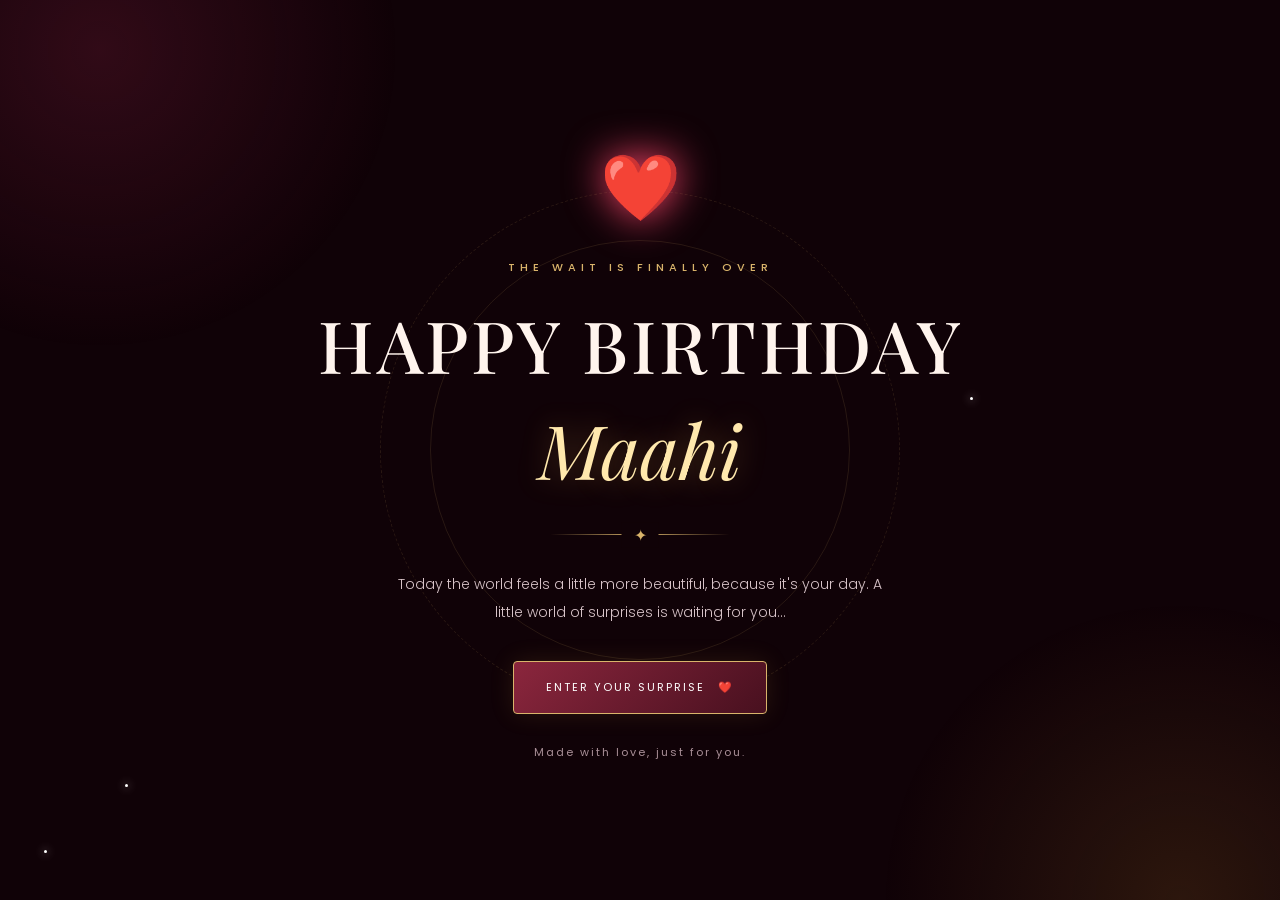
<file: index.html>
<!DOCTYPE html>
<html lang="en">
<head>
    <meta charset="UTF-8">
    <meta name="viewport" content="width=device-width, initial-scale=1.0">
    <meta name="theme-color" content="#100207">

    <title>For Maahi ❤️</title>

    <link rel="stylesheet" href="style.css">

    <link rel="preconnect" href="https://fonts.googleapis.com">
    <link rel="preconnect" href="https://fonts.gstatic.com" crossorigin>

    <link href="https://fonts.googleapis.com/css2?family=Playfair+Display:wght@400;500;600;700&family=Poppins:wght@300;400;500;600&display=swap" rel="stylesheet">
</head>

<body>

    <div class="background-glow"></div>
    <div class="background-glow glow-two"></div>

    <div id="stars-layer"></div>
    <div id="particle-layer"></div>
    <div id="petal-layer"></div>

    <!-- UNLOCK SCREEN -->

    <section class="screen unlock-screen active" id="unlock-screen">

        <div class="ring ring-one"></div>
        <div class="ring ring-two"></div>

        <div class="unlock-content">

            <div class="unlock-heart">❤️</div>

            <p class="eyebrow">THE WAIT IS FINALLY OVER</p>

            <h1>HAPPY BIRTHDAY</h1>

            <div class="unlock-name">Maahi</div>

            <div class="gold-line"><span>✦</span></div>

            <p class="unlock-description">
                Today the world feels a little more beautiful,
                because it's your day.
                A little world of surprises is waiting for you...
            </p>

            <button class="main-button" id="enter-button">
                ENTER YOUR SURPRISE <span>❤️</span>
            </button>

            <p class="footer-note">Made with love, just for you.</p>

        </div>
    </section>

    <!-- BIRTHDAY HOME -->

    <main class="screen birthday-home" id="birthday-home">

        <div class="home-decoration">✦ ✧ ✦</div>

        <p class="eyebrow">A LITTLE WORLD MADE FOR YOU</p>

        <h1>
            HAPPY BIRTHDAY
            <span>MAAHI ❤️</span>
        </h1>

        <p class="home-description">
            Your special journey begins here...
        </p>

        <div class="birthday-card">

            <div class="cake-icon">🎂</div>

            <h2>Welcome to Your Surprise</h2>

            <p>
                Every little detail here has been made
                with love, just for you.
            </p>

            <div class="card-hearts">♡ ♥ ♡</div>

        </div>

        <button class="main-button" id="open-surprise">
            OPEN YOUR LETTER <span>❤️</span>
        </button>

        <p class="footer-note">
            Your story, your memories, your little world.
        </p>

    </main>

    <!-- CELEBRATION -->

    <div class="flash-overlay" id="flash-overlay"></div>
    <div id="confetti-layer"></div>

    <script src="script.js"></script>

</body>
</html>
</file>
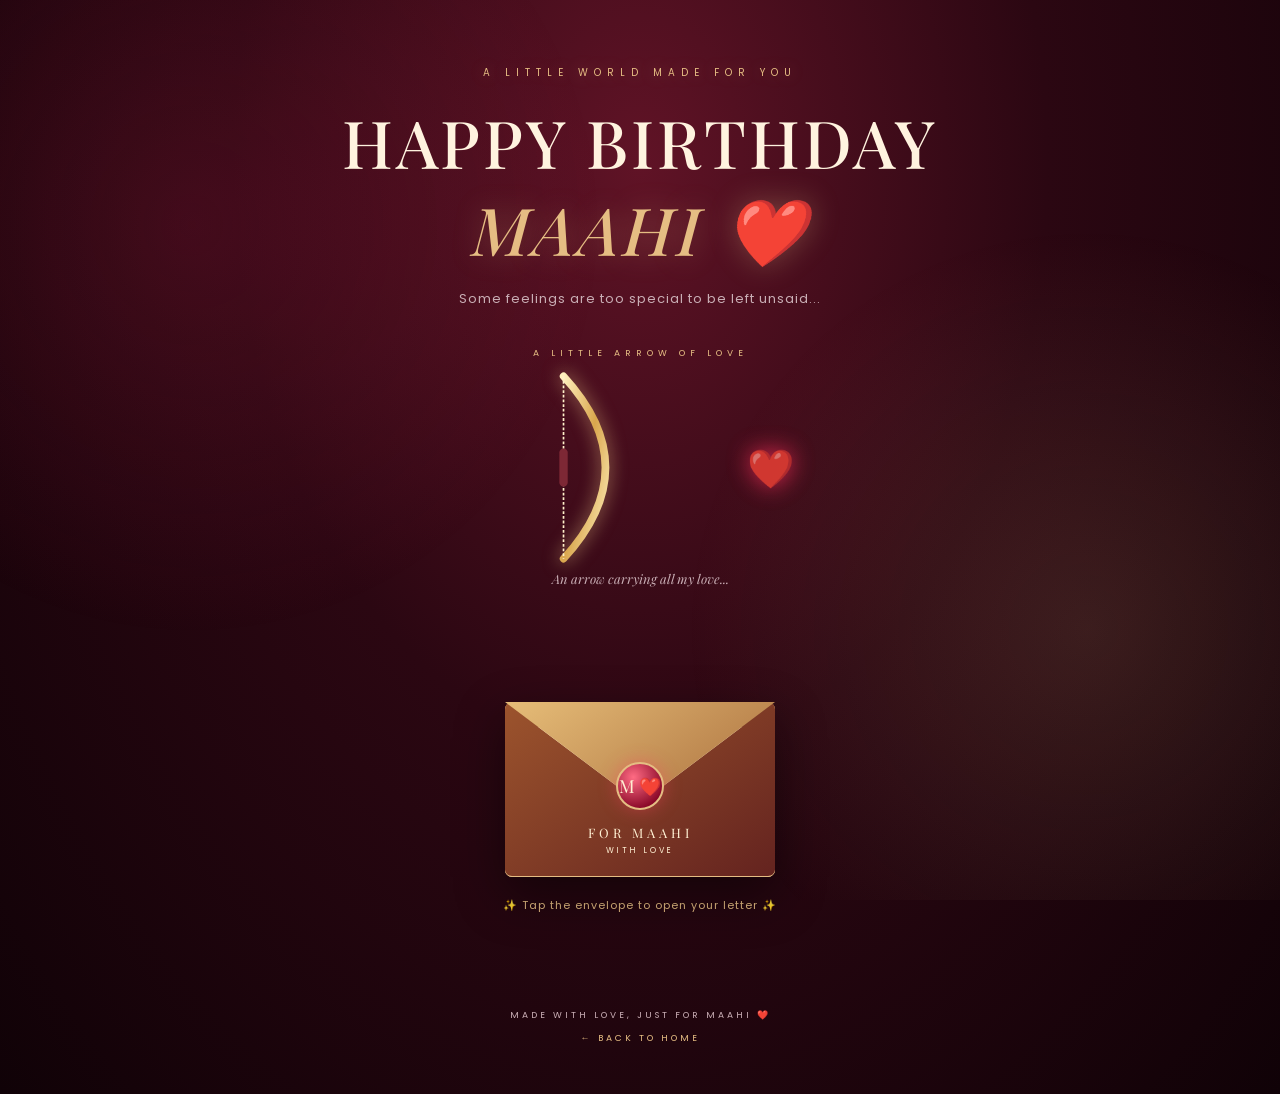
<file: page1.html>
<!DOCTYPE html>
<html lang="en">
<head>
    <meta charset="UTF-8">
    <meta name="viewport" content="width=device-width, initial-scale=1.0">

    <title>Birthday Letter For Maahi ❤️</title>

    <link rel="stylesheet" href="page1.css">

    <link rel="preconnect" href="https://fonts.googleapis.com">
    <link rel="preconnect" href="https://fonts.gstatic.com" crossorigin>

    <link href="https://fonts.googleapis.com/css2?family=Playfair+Display:ital,wght@0,400;0,500;0,600;0,700;1,400;1,500&family=Poppins:wght@300;400;500;600&display=swap" rel="stylesheet">
</head>

<body class="page2-body">

    <div class="ambient-glow"></div>

    <div class="particle-layer" id="particle-layer"></div>
    <div class="petal-layer" id="petal-layer"></div>

    <main class="page2-container">

        <!-- HEADER -->

        <header class="page-header">

            <p class="eyebrow">A LITTLE WORLD MADE FOR YOU</p>

            <h1>
                HAPPY BIRTHDAY
                <span>MAAHI ❤️</span>
            </h1>

            <p class="intro">
                Some feelings are too special to be left unsaid...
            </p>

        </header>


        <!-- CUPID -->

        <section class="cupid-section">

            <p class="cupid-label">A LITTLE ARROW OF LOVE</p>

            <div class="cupid-stage" id="cupid-stage">

                <svg class="bow-svg" viewBox="0 0 160 220">

                    <defs>
                        <linearGradient id="goldBow" x1="0" y1="0" x2="1" y2="1">
                            <stop offset="0%" stop-color="#fff0bd"/>
                            <stop offset="50%" stop-color="#d9a64d"/>
                            <stop offset="100%" stop-color="#fff0bd"/>
                        </linearGradient>
                    </defs>

                    <path class="bow-wood" d="M65 12 Q155 110 65 208"/>

                    <path class="bow-string" d="M65 12 L65 208"/>

                    <path class="bow-grip" d="M65 94 L65 126"/>

                </svg>

                <div class="flying-arrow" id="flying-arrow">
                    <div class="arrow-shaft"></div>
                    <div class="arrow-head"></div>
                    <div class="arrow-feather"></div>
                </div>

                <div class="target-heart" id="target-heart">❤️</div>

                <div class="impact-ring" id="impact-ring"></div>

            </div>

            <p class="cupid-caption" id="cupid-caption">
                An arrow carrying all my love...
            </p>

        </section>


        <!-- ENVELOPE AND LETTER -->

        <section class="letter-section">

            <div class="envelope-wrap" id="envelope-wrap">

                <div
                    class="envelope"
                    id="envelope"
                    role="button"
                    tabindex="0"
                    aria-label="Open birthday letter"
                >

                    <div class="envelope-back"></div>

                    <div class="envelope-paper"></div>

                    <div class="envelope-front"></div>

                    <div class="envelope-flap"></div>

                    <div class="wax-seal">M ❤️</div>

                    <div class="envelope-text">
                        <span>FOR MAAHI</span>
                        <small>WITH LOVE</small>
                    </div>

                </div>

                <p class="envelope-hint" id="envelope-hint">
                    ✨ Tap the envelope to open your letter ✨
                </p>

            </div>


            <!-- BIRTHDAY LETTER -->

            <article class="birthday-letter" id="birthday-letter">

                <div class="letter-top-decoration">
                    ✦ &nbsp; ❤️ &nbsp; ✦
                </div>

                <p class="letter-date">
                    A LETTER FROM MY HEART
                </p>

                <h2>Dear Mahi,</h2>

                <div class="letter-content" id="letter-content">

                    <p>
                        First of all, Happy Birthday, my love! 🎂❤️
                    </p>

                    <p>
                        I know you are angry with me right now, and honestly,
                        it hurts knowing that I might have done something that
                        made you upset. I don't know how to make everything
                        right, but I want you to know that I am truly sorry
                        if my words or actions hurt you.
                    </p>

                    <p>
                        Mahi, I never want to be the reason behind your tears.
                        I want to be the reason behind your beautiful smile.
                        Sometimes I may make mistakes, sometimes I may fail
                        to express my feelings properly, but one thing will
                        never change — my love for you.
                    </p>

                    <p>
                        On your special day, I just want to wish you endless
                        happiness, success, good health, and all the beautiful
                        things your heart desires.
                    </p>

                    <p>
                        I may not be able to give you the perfect birthday
                        gift, but I want to give you something from my heart —
                        my love, my care, my respect, and my promise to keep
                        trying to make you happy.
                    </p>

                    <p>
                        I don't expect you to forget everything instantly.
                        I just hope that someday you will smile at me the way
                        you used to.
                    </p>

                    <p>
                        Happy Birthday once again, Mahi! ❤️🎂
                    </p>

                    <p>
                        No matter how angry you are with me, you will always
                        have a special place in my heart.
                    </p>

                    <p class="big-love">
                        I LOVE YOU, MAHI. ❤️🥹
                    </p>

                    <p class="letter-signature">
                        With lots of love,<br>
                        Someone who never wants to lose you. ❤️
                    </p>

                </div>

                <!-- LETTER NEXT BUTTON -->

                <button type="button" class="next-button">
                    NEXT SURPRISE <span>❤️ →</span>
                </button>

                <div class="letter-bottom-decoration">
                    FOREVER & ALWAYS ❤️
                </div>

            </article>

        </section>


        <!-- GRAND ENDING -->

        <section class="grand-ending" id="grand-ending">

            <div class="ending-heart">❤️</div>

            <p class="ending-small">
                ONE LAST THING...
            </p>

            <h2>
                YOU DESERVE<br>
                <span>ALL THE HAPPINESS</span>
            </h2>

            <p class="ending-message">
                May your smile shine brighter than every star.
                Happy Birthday once again, Mahi.
            </p>

            <!-- GRAND ENDING NEXT BUTTON -->

            <button type="button" class="next-button">
                NEXT SURPRISE <span>❤️ →</span>
            </button>

        </section>


        <!-- FOOTER -->

        <footer class="page-footer">

            MADE WITH LOVE, JUST FOR MAAHI ❤️

            <br>

            <a href="index.html">← BACK TO HOME</a>

        </footer>

    </main>

    <script src="page1.js"></script>

</body>
</html>
</file>
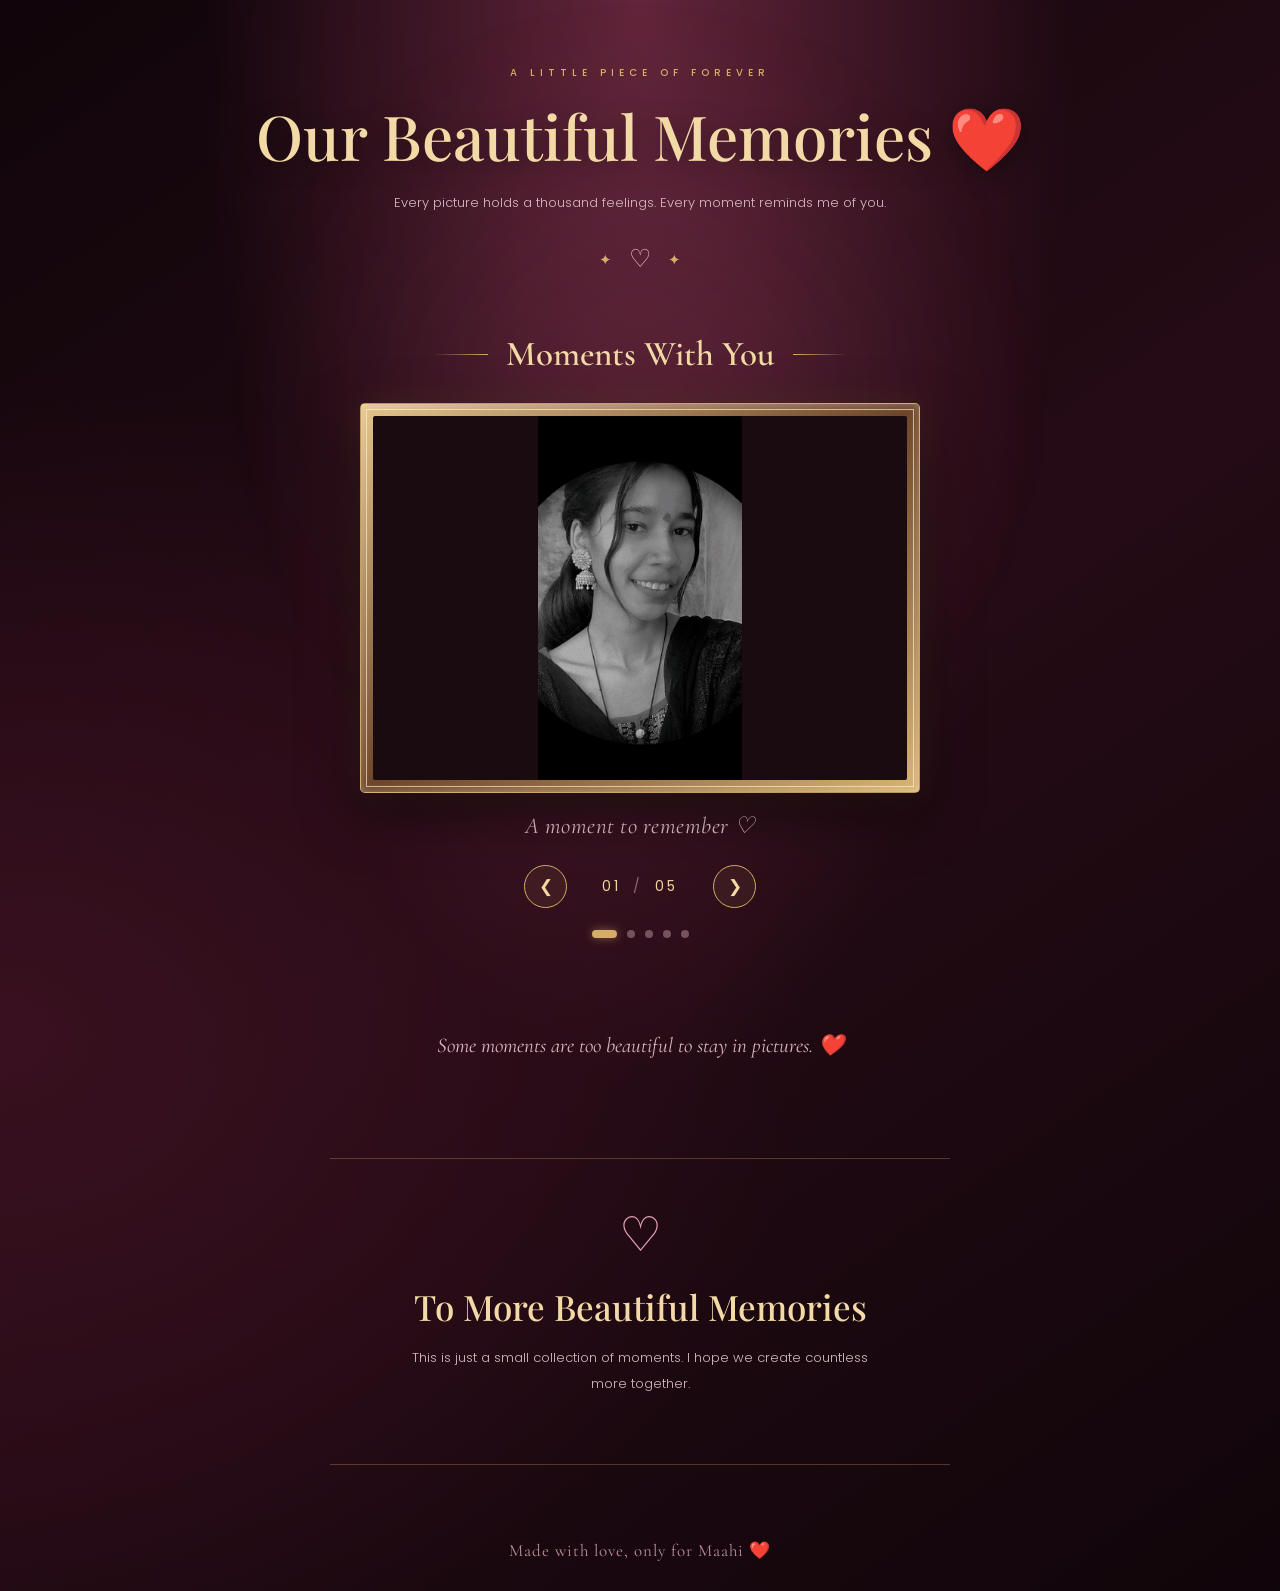
<file: page2.html>
<!DOCTYPE html>
<html lang="en">
<head>
    <meta charset="UTF-8">
    <meta name="viewport" content="width=device-width, initial-scale=1.0">

    <title>Our Beautiful Memories ❤️</title>

    <!-- PAGE 3 CSS -->
    <link rel="stylesheet" href="page2.css">
</head>

<body class="memory-page">

    <div class="background-glow"></div>
    <div id="floating-hearts"></div>

    <main class="memory-container">

        <!-- HEADER -->
        <header class="memory-header">
            <p class="memory-tag">A LITTLE PIECE OF FOREVER</p>

            <h1>Our Beautiful Memories <span>❤️</span></h1>

            <p class="memory-subtitle">
                Every picture holds a thousand feelings.
                Every moment reminds me of you.
            </p>

            <div class="header-decoration">
                <span>✦</span>
                <span>♡</span>
                <span>✦</span>
            </div>
        </header>


        <!-- PHOTO GALLERY -->
        <section class="gallery-section">

            <div class="section-heading">
                <span class="heading-line"></span>
                <h2>Moments With You</h2>
                <span class="heading-line"></span>
            </div>

            <div class="slideshow" id="slideshow">

                <div class="memory-slide active">
                    <div class="photo-frame">
                        <img src="pic1.jpg" alt="Our Memory 1">
                        <div class="photo-fallback">Our beautiful memory ❤️</div>
                    </div>
                    <p class="photo-caption">A moment to remember ♡</p>
                </div>

                <div class="memory-slide">
                    <div class="photo-frame">
                        <img src="pic2.jpg" alt="Our Memory 2">
                        <div class="photo-fallback">A special moment ❤️</div>
                    </div>
                    <p class="photo-caption">You make everything special ♡</p>
                </div>

                <div class="memory-slide">
                    <div class="photo-frame">
                        <img src="pic3.jpg" alt="Our Memory 3">
                        <div class="photo-fallback">A memory forever ❤️</div>
                    </div>
                    <p class="photo-caption">One of my favourite memories ♡</p>
                </div>

                <div class="memory-slide">
                    <div class="photo-frame">
                        <img src="pic4.jpg" alt="Our Memory 4">
                        <div class="photo-fallback">A beautiful memory ❤️</div>
                    </div>
                    <p class="photo-caption">Forever close to my heart ♡</p>
                </div>

                <div class="memory-slide">
                    <div class="photo-frame">
                        <img src="pic5.jpg" alt="Our Memory 5">
                        <div class="photo-fallback">Our little world ❤️</div>
                    </div>
                    <p class="photo-caption">And many more moments to come ♡</p>
                </div>

            </div>


            <!-- SLIDE CONTROLS -->
            <div class="gallery-controls">

                <button type="button" id="prev-btn" aria-label="Previous photo">
                    ❮
                </button>

                <div class="slide-counter">
                    <span id="current-number">01</span>
                    <span class="counter-divider">/</span>
                    <span id="total-number">05</span>
                </div>

                <button type="button" id="next-btn" aria-label="Next photo">
                    ❯
                </button>

            </div>

            <div id="slide-dots"></div>

        </section>


        <!-- VIDEO MEMORY -->
        <section class="video-section">

          
   
            <p class="video-caption">
                Some moments are too beautiful to stay in pictures. ❤️
            </p>

        </section>


        <!-- ENDING -->
        <section class="memory-ending">

            <div class="ending-heart">♡</div>

            <h2>To More Beautiful Memories</h2>

            <p>
                This is just a small collection of moments.
                I hope we create countless more together.
            </p>

        </section>

    </main>


    <footer class="memory-footer">
        Made with love, only for Maahi ❤️
    </footer>


    <!-- PAGE 3 JAVASCRIPT -->
    <script src="page2.js"></script>

</body>
</html>
</file>
<file: style.css>
/* ==========================================
   MAAHI HOMEPAGE - LUXURY ROMANTIC DESIGN
========================================== */

:root {
    --bg: #100207;
    --burgundy: #4b101f;
    --gold: #d9b46b;
    --light-gold: #ffe8ad;
    --white: #fff4ed;
}

* {
    margin: 0;
    padding: 0;
    box-sizing: border-box;
}

html {
    scroll-behavior: smooth;
}

body {
    min-height: 100vh;
    overflow-x: hidden;
    background: var(--bg);
    color: var(--white);
    font-family: 'Poppins', sans-serif;
}

/* BACKGROUND */

.background-glow {
    position: fixed;
    width: 600px;
    height: 600px;
    top: -250px;
    left: -200px;
    background: radial-gradient(circle, #701b37 0%, transparent 70%);
    opacity: .35;
    pointer-events: none;
}

.glow-two {
    top: auto;
    left: auto;
    right: -200px;
    bottom: -300px;
    background: radial-gradient(circle, #a06b29 0%, transparent 70%);
    opacity: .2;
}

#stars-layer,
#particle-layer,
#petal-layer,
#confetti-layer {
    position: fixed;
    inset: 0;
    pointer-events: none;
    overflow: hidden;
    z-index: 5;
}

/* SCREENS */

.screen {
    min-height: 100vh;
    width: 100%;
    display: none;
    position: relative;
    z-index: 2;
    align-items: center;
    justify-content: center;
    flex-direction: column;
    text-align: center;
    padding: 35px 20px;
}

.screen.active {
    display: flex;
    animation: screenReveal 1s ease both;
}

@keyframes screenReveal {
    from {
        opacity: 0;
        transform: translateY(20px);
    }
    to {
        opacity: 1;
        transform: translateY(0);
    }
}

/* UNLOCK SCREEN */

.unlock-content {
    width: 100%;
    max-width: 750px;
    position: relative;
    z-index: 10;
}

.unlock-heart {
    font-size: 65px;
    margin-bottom: 22px;
    animation: heartbeat 1.5s infinite;
    filter: drop-shadow(0 0 20px #ff466d);
}

@keyframes heartbeat {
    0%, 100% { transform: scale(1); }
    50% { transform: scale(1.18); }
}

.eyebrow {
    color: var(--gold);
    font-size: 11px;
    letter-spacing: 5px;
    font-weight: 500;
    margin-bottom: 25px;
}

.unlock-content h1,
.birthday-home h1 {
    font-family: 'Playfair Display', serif;
    font-size: clamp(35px, 7vw, 72px);
    font-weight: 500;
    letter-spacing: 3px;
    line-height: 1.2;
}

.unlock-name {
    font-family: 'Playfair Display', serif;
    font-style: italic;
    font-size: clamp(42px, 8vw, 75px);
    color: var(--light-gold);
    margin-top: 12px;
    text-shadow: 0 0 30px #d9a84b55;
}

.gold-line {
    width: 180px;
    height: 1px;
    background: linear-gradient(90deg, transparent, var(--gold), transparent);
    margin: 35px auto;
    position: relative;
}

.gold-line span {
    position: absolute;
    left: 50%;
    top: 50%;
    transform: translate(-50%, -50%);
    background: var(--bg);
    color: var(--gold);
    padding: 0 12px;
}

.unlock-description {
    max-width: 500px;
    margin: 0 auto 35px;
    font-size: 14px;
    line-height: 2;
    color: #d7c3c8;
    font-weight: 300;
}

/* BUTTON */

.main-button {
    border: 1px solid var(--gold);
    background: linear-gradient(135deg, #8b263d, #48101f);
    color: white;
    padding: 17px 32px;
    border-radius: 4px;
    font-family: 'Poppins', sans-serif;
    font-size: 11px;
    letter-spacing: 2px;
    cursor: pointer;
    transition: .35s ease;
    box-shadow: 0 0 25px #d9a84b20;
    position: relative;
    z-index: 20;
}

.main-button span {
    margin-left: 8px;
}

.main-button:hover {
    transform: translateY(-5px);
    background: linear-gradient(135deg, #a93652, #65182d);
    box-shadow: 0 0 35px #d9a84b55;
}

.footer-note {
    color: #a88e96;
    font-size: 11px;
    letter-spacing: 2px;
    margin-top: 30px;
}

/* DECORATIVE RINGS */

.ring {
    position: absolute;
    width: 420px;
    height: 420px;
    border: 1px solid #d9b46b20;
    border-radius: 50%;
    animation: rotateRing 25s linear infinite;
    pointer-events: none;
}

.ring-two {
    width: 520px;
    height: 520px;
    border-style: dashed;
    animation-direction: reverse;
    animation-duration: 45s;
}

@keyframes rotateRing {
    to { transform: rotate(360deg); }
}

/* BIRTHDAY HOME */

.birthday-home {
    padding-top: 70px;
    padding-bottom: 70px;
}

.home-decoration {
    color: var(--gold);
    font-size: 28px;
    letter-spacing: 15px;
    margin-bottom: 25px;
}

.birthday-home h1 span {
    display: block;
    color: var(--light-gold);
    margin-top: 12px;
}

.home-description {
    color: #d7c3c8;
    font-size: 14px;
    margin-top: 20px;
}

.birthday-card {
    width: 100%;
    max-width: 430px;
    padding: 40px 25px;
    margin: 45px auto 35px;
    background: linear-gradient(145deg, #36101d, #1b0710);
    border: 1px solid #bd913550;
    border-radius: 12px;
    box-shadow: 0 15px 60px #0008;
}

.cake-icon {
    font-size: 65px;
    margin-bottom: 20px;
    animation: cakeFloat 3s ease-in-out infinite;
}

@keyframes cakeFloat {
    0%, 100% { transform: translateY(0); }
    50% { transform: translateY(-12px); }
}

.birthday-card h2 {
    font-family: 'Playfair Display', serif;
    color: var(--light-gold);
    font-size: 25px;
    font-weight: 500;
    margin-bottom: 15px;
}

.birthday-card p {
    font-size: 13px;
    color: #d7c3c8;
    line-height: 1.9;
}

.card-hearts {
    color: var(--gold);
    margin-top: 25px;
    letter-spacing: 12px;
}

/* PARTICLES */

.star {
    position: absolute;
    width: 3px;
    height: 3px;
    border-radius: 50%;
    background: white;
    box-shadow: 0 0 10px white;
    animation: twinkle 3s ease-in-out infinite;
}

@keyframes twinkle {
    0%, 100% { opacity: .15; transform: scale(.6); }
    50% { opacity: 1; transform: scale(1.5); }
}

.gold-particle {
    position: absolute;
    bottom: -20px;
    background: var(--gold);
    border-radius: 50%;
    box-shadow: 0 0 12px var(--gold);
    animation: particleRise linear forwards;
}

@keyframes particleRise {
    to {
        transform: translateY(-110vh);
        opacity: 0;
    }
}

.rose-petal {
    position: absolute;
    top: -30px;
    width: 12px;
    height: 17px;
    background: linear-gradient(135deg, #ff8ca3, #9d1e3b);
    border-radius: 80% 0 80% 0;
    opacity: .7;
    animation: petalFall linear forwards;
}

@keyframes petalFall {
    to {
        transform: translate3d(var(--drift), 110vh, 0) rotate(700deg);
        opacity: 0;
    }
}

/* CONFETTI */

.confetti-piece {
    position: absolute;
    top: -20px;
    width: 8px;
    height: 13px;
    background: var(--gold);
    animation: confettiFall linear forwards;
}

.confetti-piece:nth-child(3n) {
    background: #e85b7c;
}

.confetti-piece:nth-child(3n + 1) {
    background: #fff0bd;
}

@keyframes confettiFall {
    to {
        transform: translateY(110vh) rotate(900deg);
        opacity: 0;
    }
}

/* FLASH */

.flash-overlay {
    position: fixed;
    inset: 0;
    background: white;
    opacity: 0;
    pointer-events: none;
    z-index: 50;
    transition: opacity .3s;
}

.flash-overlay.active {
    opacity: .8;
}

/* MOBILE */

@media (max-width: 600px) {

    .screen {
        padding: 30px 18px;
    }

    .eyebrow {
        font-size: 9px;
        letter-spacing: 3px;
    }

    .unlock-heart {
        font-size: 52px;
    }

    .unlock-description {
        font-size: 12px;
    }

    .main-button {
        padding: 16px 22px;
        font-size: 10px;
    }

    .ring {
        width: 290px;
        height: 290px;
    }

    .ring-two {
        width: 350px;
        height: 350px;
    }

    .birthday-card {
        padding: 30px 20px;
    }
}

@media (prefers-reduced-motion: reduce) {
    *,
    *::before,
    *::after {
        animation-duration: 0.01ms !important;
        animation-iteration-count: 1 !important;
        scroll-behavior: auto !important;
    }
}
</file>
<file: page1.css>
/* ==========================================
   MAAHI PAGE 2 - CINEMATIC LOVE EXPERIENCE
   COMPLETE FRESH CSS
========================================== */

@import url('https://fonts.googleapis.com/css2?family=Playfair+Display:ital,wght@0,400;0,500;0,600;0,700;1,400;1,500&family=Poppins:wght@300;400;500;600;700&display=swap');

* {
    margin: 0;
    padding: 0;
    box-sizing: border-box;
}

:root {
    --bg: #100207;
    --burgundy: #5b0b20;
    --red: #a31332;
    --deep-red: #350512;
    --gold: #e5bd83;
    --gold-light: #fff0c9;
    --cream: #fff3df;
    --ink: #54232b;
    --muted: #c9aeb5;
}

html {
    scroll-behavior: smooth;
}

body.page2-body {
    min-height: 100vh;
    overflow-x: hidden;
    position: relative;
    color: var(--cream);
    font-family: 'Poppins', sans-serif;
    background:
        radial-gradient(ellipse at 50% 15%, #601326 0%, #2b0712 45%, #100207 100%);
}

/* ==========================================
   BACKGROUND EFFECTS
========================================== */

.ambient-glow {
    position: fixed;
    inset: 0;
    z-index: 0;
    pointer-events: none;
    background:
        radial-gradient(circle at 15% 25%, rgba(190,36,76,.18), transparent 32%),
        radial-gradient(circle at 85% 70%, rgba(229,189,131,.13), transparent 32%);
    animation: ambientMove 9s ease-in-out infinite alternate;
}

@keyframes ambientMove {
    from { opacity: .5; transform: scale(1); }
    to { opacity: 1; transform: scale(1.08); }
}

.page2-container {
    position: relative;
    z-index: 2;
    width: min(94%, 950px);
    margin: auto;
    padding: 65px 15px 35px;
    text-align: center;
}

/* ==========================================
   HEADER
========================================== */

.page-header {
    animation: cinematicEntry 1.5s ease both;
}

.eyebrow {
    color: var(--gold);
    font-size: 10px;
    letter-spacing: 6px;
    margin-bottom: 22px;
    text-shadow: 0 0 15px rgba(229,189,131,.4);
}

.page-header h1 {
    font-family: 'Playfair Display', serif;
    font-size: clamp(34px, 6vw, 66px);
    font-weight: 500;
    letter-spacing: 3px;
    line-height: 1.2;
}

.page-header h1 span {
    display: block;
    color: var(--gold);
    font-style: italic;
    margin-top: 8px;
    text-shadow: 0 0 30px rgba(229,189,131,.3);
}

.intro {
    margin-top: 18px;
    font-size: 13px;
    letter-spacing: 1px;
    line-height: 1.9;
    color: var(--muted);
}

/* ==========================================
   FLOATING PARTICLES
========================================== */

.particle-layer,
.petal-layer {
    position: fixed;
    inset: 0;
    overflow: hidden;
    pointer-events: none;
    z-index: 1;
}

.gold-particle {
    position: absolute;
    bottom: -20px;
    width: 4px;
    height: 4px;
    border-radius: 50%;
    background: var(--gold-light);
    box-shadow: 0 0 12px 3px rgba(229,189,131,.65);
    animation: particleRise linear forwards;
}

@keyframes particleRise {
    0% {
        transform: translateY(0) scale(.3);
        opacity: 0;
    }
    15% { opacity: 1; }
    100% {
        transform: translateY(-110vh) scale(1.5);
        opacity: 0;
    }
}

/* ==========================================
   CUPID SECTION
========================================== */

.cupid-section {
    margin: 35px auto 5px;
    position: relative;
}

.cupid-label {
    color: var(--gold);
    font-size: 9px;
    letter-spacing: 5px;
    margin-bottom: 5px;
}

.cupid-stage {
    width: 340px;
    max-width: 100%;
    height: 205px;
    margin: auto;
    position: relative;
    isolation: isolate;
}

.bow-svg {
    position: absolute;
    width: 155px;
    height: 205px;
    left: 30px;
    top: 0;
    overflow: visible;
    z-index: 3;
}

.bow-wood {
    fill: none;
    stroke: url(#goldBow);
    stroke-width: 8;
    stroke-linecap: round;
    filter: drop-shadow(0 0 9px rgba(229,189,131,.65));
    transform-origin: 65px 110px;
    transform-box: view-box;
}

.bow-string {
    fill: none;
    stroke: #fff0c9;
    stroke-width: 1.8;
    stroke-dasharray: 3 2;
    transform-origin: 65px 110px;
    transform-box: view-box;
}

.bow-grip {
    fill: none;
    stroke: #7d2835;
    stroke-width: 9;
    stroke-linecap: round;
}

.cupid-stage.shooting .bow-wood {
    animation: bowPull .65s ease-in-out forwards;
}

.cupid-stage.shooting .bow-string {
    animation: stringPull .65s ease-in-out forwards;
}

@keyframes bowPull {
    0% { transform: scaleX(1); }
    55% { transform: scaleX(.72); }
    75% { transform: scaleX(.76); }
    100% { transform: scaleX(1); }
}

@keyframes stringPull {
    0% { transform: translateX(0); }
    55% { transform: translateX(-23px); }
    100% { transform: translateX(0); }
}

/* ARROW */

.flying-arrow {
    position: absolute;
    width: 125px;
    height: 4px;
    left: 95px;
    top: 100px;
    opacity: 0;
    z-index: 5;
    transform-origin: left center;
    will-change: transform, opacity;
}

.arrow-shaft {
    position: absolute;
    left: 0;
    top: 1px;
    width: 112px;
    height: 2px;
    background: linear-gradient(90deg, #b47b31, #fff0c9);
    box-shadow: 0 0 8px var(--gold);
}

.arrow-head {
    position: absolute;
    right: 0;
    top: -5px;
    width: 0;
    height: 0;
    border-top: 7px solid transparent;
    border-bottom: 7px solid transparent;
    border-left: 15px solid var(--gold-light);
    filter: drop-shadow(0 0 5px var(--gold));
}

.arrow-feather {
    position: absolute;
    left: 0;
    top: -5px;
    width: 15px;
    height: 12px;
    border-left: 3px solid #ff6a86;
    border-right: 3px solid #ff6a86;
    transform: skewY(-25deg);
}

.cupid-stage.shooting .flying-arrow {
    animation: arrowFlight .85s .65s cubic-bezier(.15,.75,.25,1) forwards;
}

@keyframes arrowFlight {
    0% {
        transform: translateX(0) scale(1) rotate(0);
        opacity: 0;
    }
    8% { opacity: 1; }
    65% {
        transform: translateX(100px) scale(1.08) rotate(0);
        opacity: 1;
    }
    100% {
        transform: translateX(145px) scale(.9) rotate(0);
        opacity: 0;
    }
}

/* TARGET HEART */

.target-heart {
    position: absolute;
    right: 16px;
    top: 75px;
    font-size: 38px;
    opacity: .8;
    z-index: 2;
    filter: drop-shadow(0 0 12px #ff315c);
    transition: .3s;
}

.cupid-stage.hit .target-heart {
    animation: heartHit .8s ease both;
}

@keyframes heartHit {
    0% { transform: scale(1); }
    35% {
        transform: scale(2.3);
        filter: drop-shadow(0 0 35px #ff315c);
    }
    65% { transform: scale(1.7); }
    100% { transform: scale(1.2); }
}

.cupid-caption {
    color: var(--muted);
    font-family: 'Playfair Display', serif;
    font-size: 13px;
    font-style: italic;
}

/* ==========================================
   HEART BURST
========================================== */

.burst-heart {
    position: fixed;
    z-index: 10;
    pointer-events: none;
    font-size: 19px;
    animation: burstFly 1.4s ease-out forwards;
}

@keyframes burstFly {
    from {
        transform: translate(0,0) scale(.4) rotate(0);
        opacity: 1;
    }
    to {
        transform: translate(var(--dx),var(--dy)) scale(1.5) rotate(35deg);
        opacity: 0;
    }
}

/* ==========================================
   ENVELOPE
========================================== */

.letter-section {
    max-width: 680px;
    margin: 5px auto 30px;
}

.envelope-wrap {
    perspective: 1200px;
    padding: 45px 0 25px;
    margin-top: 50px;
}

.envelope {
    width: 270px;
    height: 175px;
    margin: 20px auto;
    position: relative;
    cursor: pointer;
    transform-style: preserve-3d;
    transition: transform .5s ease;
    filter: drop-shadow(0 18px 25px rgba(0,0,0,.45));
    outline: none;
}

.envelope:hover {
    transform: translateY(-7px) rotateX(3deg);
}

.envelope-back {
    position: absolute;
    inset: 0;
    border: 1px solid var(--gold);
    border-radius: 7px;
    background: linear-gradient(145deg, #9b5930, #4d1c1b);
}

.envelope-paper {
    position: absolute;
    width: 88%;
    height: 145px;
    left: 6%;
    bottom: 5px;
    background: linear-gradient(145deg, #fff5df, #e6cda5);
    border-radius: 4px;
    transition: transform .9s ease;
    z-index: 2;
}

.envelope-front {
    position: absolute;
    inset: 0;
    border-radius: 7px;
    background: linear-gradient(145deg, #9c542d, #64231f);
    clip-path: polygon(0 0, 50% 58%, 100% 0, 100% 100%, 0 100%);
    border-bottom: 1px solid var(--gold);
    z-index: 3;
}

.envelope-flap {
    position: absolute;
    inset: 0;
    background: linear-gradient(145deg, #e6bd78, #9b5b2e);
    clip-path: polygon(0 0, 100% 0, 50% 58%);
    transform-origin: top center;
    transition: transform .85s ease;
    z-index: 5;
    backface-visibility: visible;
}

.wax-seal {
    position: absolute;
    width: 48px;
    height: 48px;
    border-radius: 50%;
    background: radial-gradient(circle at 35% 30%, #ff6b83, #8b0929 75%);
    border: 2px solid var(--gold);
    color: #fff1d3;
    font-family: 'Playfair Display', serif;
    font-size: 18px;
    display: grid;
    place-items: center;
    left: 50%;
    top: 48%;
    transform: translate(-50%,-50%);
    z-index: 6;
    box-shadow: 0 0 18px rgba(255,65,100,.4);
    transition: opacity .4s ease;
}

.envelope-text {
    position: absolute;
    left: 0;
    right: 0;
    bottom: 20px;
    z-index: 4;
    color: #fff0d3;
    display: flex;
    flex-direction: column;
    gap: 4px;
    pointer-events: none;
}

.envelope-text span {
    font-family: 'Playfair Display', serif;
    letter-spacing: 4px;
    font-size: 13px;
}

.envelope-text small {
    font-size: 8px;
    letter-spacing: 3px;
}

.envelope.opened {
    transform: translateY(-10px);
}

.envelope.opened .envelope-flap {
    transform: rotateX(180deg);
}

.envelope.opened .envelope-paper {
    transform: translateY(-115px);
    transition-delay: .45s;
}

.envelope.opened .wax-seal {
    opacity: 0;
}

.envelope-hint {
    color: var(--gold);
    font-size: 11px;
    letter-spacing: 1px;
    animation: hintPulse 1.8s infinite;
}

@keyframes hintPulse {
    50% { opacity: .5; }
}

/* ==========================================
   LETTER PAPER
========================================== */

.birthday-letter {
    display: none;
    position: relative;
    max-width: 620px;
    margin: 20px auto 40px;
    padding: 45px 42px;
    background:
        linear-gradient(rgba(255,255,255,.15),rgba(255,255,255,.15)),
        repeating-linear-gradient(0deg, transparent 0 34px, rgba(115,69,45,.06) 35px 36px),
        linear-gradient(145deg, #fff5e4, #ead2ae);
    color: var(--ink);
    border: 1px solid #d5ae70;
    outline: 5px solid rgba(229,189,131,.13);
    border-radius: 5px;
    text-align: left;
    box-shadow: 0 25px 70px rgba(0,0,0,.45);
    transform-origin: top center;
}

.birthday-letter.show {
    display: block;
    animation: paperOpen 1.1s cubic-bezier(.2,.8,.2,1) both;
}

@keyframes paperOpen {
    from {
        opacity: 0;
        transform: perspective(1000px) rotateX(-12deg) translateY(50px) scale(.94);
    }
    to {
        opacity: 1;
        transform: perspective(1000px) rotateX(0) translateY(0) scale(1);
    }
}

.letter-top-decoration,
.letter-bottom-decoration {
    text-align: center;
    color: var(--red);
    letter-spacing: 4px;
    font-size: 12px;
}

.letter-date {
    text-align: center;
    color: #a17442;
    font-size: 9px;
    letter-spacing: 4px;
    margin: 22px 0;
}

.birthday-letter h2 {
    font-family: 'Playfair Display', serif;
    font-size: 31px;
    font-style: italic;
    margin-bottom: 22px;
}

.letter-content p {
    font-family: 'Playfair Display', serif;
    font-size: 16px;
    line-height: 1.95;
    margin-bottom: 19px;
    opacity: 0;
    transform: translateY(12px);
}

.birthday-letter.show .letter-content p {
    animation: paragraphReveal .8s ease forwards;
}

.birthday-letter.show .letter-content p:nth-child(1) { animation-delay: .5s; }
.birthday-letter.show .letter-content p:nth-child(2) { animation-delay: 1.1s; }
.birthday-letter.show .letter-content p:nth-child(3) { animation-delay: 1.7s; }
.birthday-letter.show .letter-content p:nth-child(4) { animation-delay: 2.3s; }
.birthday-letter.show .letter-content p:nth-child(5) { animation-delay: 2.9s; }
.birthday-letter.show .letter-content p:nth-child(6) { animation-delay: 3.5s; }
.birthday-letter.show .letter-content p:nth-child(7) { animation-delay: 4.1s; }
.birthday-letter.show .letter-content p:nth-child(8) { animation-delay: 4.7s; }
.birthday-letter.show .letter-content p:nth-child(9) { animation-delay: 5.3s; }
.birthday-letter.show .letter-content p:nth-child(10) { animation-delay: 5.9s; }

@keyframes paragraphReveal {
    to {
        opacity: 1;
        transform: translateY(0);
    }
}

.big-love {
    text-align: center;
    font-size: 23px !important;
    font-weight: 700;
    color: var(--red);
    margin: 30px 0 !important;
}

.letter-signature {
    text-align: right;
    font-style: italic;
    color: #8a3444;
}

.letter-bottom-decoration {
    margin-top: 28px;
    font-size: 10px;
}

/* ==========================================
   FALLING ROSE PETALS
========================================== */

.rose-petal {
    position: fixed;
    top: -30px;
    width: 13px;
    height: 19px;
    border-radius: 80% 0 80% 0;
    background: linear-gradient(135deg, #ff9aab, #a31332 75%);
    opacity: .85;
    pointer-events: none;
    z-index: 8;
    animation: petalFall linear forwards;
}

@keyframes petalFall {
    0% {
        transform: translate3d(0,-30px,0) rotate(0deg);
        opacity: 0;
    }
    10% { opacity: .9; }
    100% {
        transform: translate3d(var(--drift, 60px),110vh,0) rotate(700deg);
        opacity: 0;
    }
}

/* ==========================================
   GRAND ENDING
========================================== */

.grand-ending {
    display: none;
    max-width: 650px;
    margin: 70px auto 30px;
    padding: 50px 20px;
    border-top: 1px solid rgba(229,189,131,.25);
    animation: cinematicEntry 1.2s ease both;
}

.grand-ending.show {
    display: block;
}

.ending-heart {
    font-size: 55px;
    filter: drop-shadow(0 0 18px #ff315c);
    animation: heartBeat 1.5s infinite;
}

@keyframes heartBeat {
    50% { transform: scale(1.2); }
}

.ending-small {
    color: var(--gold);
    font-size: 9px;
    letter-spacing: 5px;
    margin: 22px 0 14px;
}

.grand-ending h2 {
    font-family: 'Playfair Display', serif;
    font-size: clamp(30px, 5vw, 48px);
    line-height: 1.35;
    font-weight: 500;
}

.grand-ending h2 span {
    color: var(--gold);
    font-style: italic;
}

.ending-message {
    color: var(--muted);
    font-size: 13px;
    line-height: 2;
    max-width: 440px;
    margin: 22px auto 30px;
}

/* ==========================================
   BUTTONS
========================================== */

.next-button {
    padding: 16px 30px;
    border: 1px solid var(--gold);
    border-radius: 40px;
    color: var(--gold-light);
    background: linear-gradient(135deg, #a31332, #410817);
    letter-spacing: 2px;
    font-family: 'Poppins', sans-serif;
    font-size: 11px;
    cursor: pointer;
    box-shadow: 0 0 25px rgba(229,189,131,.18);
    transition: .35s ease;
    animation: buttonGlow 2s infinite alternate;
}

.next-button:hover {
    transform: translateY(-6px) scale(1.04);
    box-shadow: 0 0 35px rgba(229,189,131,.4);
}

@keyframes buttonGlow {
    to { box-shadow: 0 0 30px rgba(229,189,131,.4); }
}

.next-page-wrapper {
    text-align: center;
    margin: 45px auto 35px;
    position: relative;
    z-index: 10;
}

.next-page-btn {
    padding: 15px 38px;
    border: 1px solid var(--gold);
    border-radius: 4px;
    background: linear-gradient(135deg, #7b1730, #4d091b);
    color: var(--cream);
    font-family: 'Poppins', sans-serif;
    font-size: 12px;
    letter-spacing: 2px;
    cursor: pointer;
    transition: .3s ease;
}

.next-page-btn span {
    color: var(--gold);
    margin-left: 8px;
    font-size: 18px;
}

.next-page-btn:hover {
    background: var(--gold);
    color: #260711;
    transform: translateY(-4px);
    box-shadow: 0 8px 25px rgba(189,145,53,.35);
}

/* ==========================================
   FOOTER
========================================== */

.page-footer {
    padding: 35px 0 10px;
    color: var(--muted);
    font-size: 9px;
    letter-spacing: 3px;
    line-height: 2.5;
}

.page-footer a {
    color: var(--gold);
    text-decoration: none;
}

/* ==========================================
   ENTRY ANIMATION
========================================== */

@keyframes cinematicEntry {
    from {
        opacity: 0;
        transform: translateY(25px);
        filter: blur(5px);
    }
    to {
        opacity: 1;
        transform: translateY(0);
        filter: blur(0);
    }
}

/* ==========================================
   MOBILE RESPONSIVE
========================================== */

@media (max-width: 600px) {

    .page2-container {
        width: 100%;
        padding: 45px 14px 25px;
    }

    .eyebrow {
        font-size: 8px;
        letter-spacing: 3px;
    }

    .page-header h1 {
        font-size: clamp(31px, 8vw, 43px);
        letter-spacing: 1px;
    }

    .intro {
        font-size: 11px;
    }

    .cupid-stage {
        transform: scale(.88);
        transform-origin: center top;
        margin-bottom: -20px;
    }

    .envelope {
        width: 245px;
        height: 160px;
    }

    .birthday-letter {
        padding: 32px 22px;
    }

    .birthday-letter h2 {
        font-size: 27px;
    }

    .letter-content p {
        font-size: 14px;
        line-height: 1.9;
    }

    .big-love {
        font-size: 19px !important;
    }

    .grand-ending {
        padding: 40px 10px;
    }

    .next-page-btn {
        padding: 14px 24px;
        font-size: 10px;
    }
}

/* ==========================================
   ACCESSIBILITY
========================================== */

@media (prefers-reduced-motion: reduce) {
    *,
    *::before,
    *::after {
        animation-duration: .01ms !important;
        animation-iteration-count: 1 !important;
        scroll-behavior: auto !important;
    }
}
</file>
<file: page2.css>
/* =========================================
   MAAHI - PAGE 3
   LUXURY ROMANTIC MEMORY GALLERY
========================================= */

@import url('https://fonts.googleapis.com/css2?family=Cormorant+Garamond:wght@400;500;600;700&family=Playfair+Display:wght@400;500;600;700&family=Poppins:wght@300;400;500;600&display=swap');

* {
    margin: 0;
    padding: 0;
    box-sizing: border-box;
}

:root {
    --wine: #3b101d;
    --burgundy: #641c32;
    --deep: #16070d;
    --gold: #d6ad68;
    --light-gold: #f2d9a5;
    --cream: #fff0df;
    --soft-pink: #e9b8c5;
}

html {
    scroll-behavior: smooth;
}

body.memory-page {
    min-height: 100vh;
    overflow-x: hidden;
    position: relative;
    color: var(--cream);
    font-family: 'Poppins', sans-serif;
    background:
        radial-gradient(ellipse at 50% 0%, #63253b 0%, transparent 48%),
        radial-gradient(ellipse at 0% 65%, #39101f 0%, transparent 45%),
        linear-gradient(145deg, #10050a, #250b15 50%, #10050a);
}

/* BACKGROUND GLOW */

.background-glow {
    position: fixed;
    width: 450px;
    height: 450px;
    top: 20%;
    left: 50%;
    transform: translateX(-50%);
    background: rgba(185, 91, 116, 0.10);
    filter: blur(100px);
    border-radius: 50%;
    pointer-events: none;
    z-index: 0;
}

/* FLOATING HEARTS */

#floating-hearts {
    position: fixed;
    inset: 0;
    overflow: hidden;
    pointer-events: none;
    z-index: 10;
}

#floating-hearts .heart {
    position: absolute;
    bottom: -40px;
    color: #e8a0b5;
    font-size: 18px;
    opacity: 0;
    animation: floatingHeart 9s linear forwards;
    text-shadow: 0 0 12px rgba(255, 160, 190, 0.7);
}

@keyframes floatingHeart {
    0% {
        transform: translateY(0) rotate(0deg) scale(0.7);
        opacity: 0;
    }

    15% {
        opacity: 0.8;
    }

    85% {
        opacity: 0.6;
    }

    100% {
        transform: translateY(-110vh) rotate(360deg) scale(1.4);
        opacity: 0;
    }
}

/* MAIN CONTAINER */

.memory-container {
    width: min(100% - 36px, 1000px);
    margin: auto;
    padding: 65px 0 35px;
    position: relative;
    z-index: 1;
}

/* HEADER */

.memory-header {
    text-align: center;
    margin-bottom: 55px;
    animation: headerReveal 1.2s ease both;
}

@keyframes headerReveal {
    from {
        opacity: 0;
        transform: translateY(25px);
    }

    to {
        opacity: 1;
        transform: translateY(0);
    }
}

.memory-tag {
    color: var(--gold);
    font-size: 10px;
    letter-spacing: 5px;
    font-weight: 500;
    margin-bottom: 18px;
}

.memory-header h1 {
    font-family: 'Playfair Display', serif;
    font-size: clamp(34px, 6vw, 62px);
    font-weight: 500;
    line-height: 1.2;
    color: var(--light-gold);
    text-shadow: 0 5px 25px rgba(0, 0, 0, 0.4);
}

.memory-header h1 span {
    display: inline-block;
    color: #e99bb2;
    animation: heartBeat 2s infinite;
}

@keyframes heartBeat {
    0%, 100% {
        transform: scale(1);
    }

    10%, 30% {
        transform: scale(1.15);
    }

    20%, 40% {
        transform: scale(1);
    }
}

.memory-subtitle {
    max-width: 520px;
    margin: 17px auto 0;
    color: #d8b9c2;
    font-size: 13px;
    line-height: 2;
    font-weight: 300;
}

.header-decoration {
    display: flex;
    justify-content: center;
    align-items: center;
    gap: 17px;
    margin-top: 24px;
    color: var(--gold);
    font-size: 15px;
}

.header-decoration span:nth-child(2) {
    font-size: 25px;
    color: var(--soft-pink);
}

/* SECTION HEADING */

.section-heading {
    display: flex;
    justify-content: center;
    align-items: center;
    gap: 18px;
    margin-bottom: 28px;
}

.section-heading h2 {
    font-family: 'Cormorant Garamond', serif;
    font-size: clamp(25px, 4vw, 35px);
    font-weight: 600;
    color: var(--light-gold);
    text-align: center;
    white-space: nowrap;
}

.heading-line {
    height: 1px;
    width: 55px;
    background: linear-gradient(90deg, transparent, var(--gold));
}

.heading-line:last-child {
    transform: rotate(180deg);
}

/* GALLERY */

.gallery-section {
    width: 100%;
    max-width: 750px;
    margin: auto;
}

.slideshow {
    width: 100%;
    position: relative;
    min-height: 430px;
    display: grid;
    place-items: center;
}

.memory-slide {
    width: 100%;
    display: none;
    text-align: center;
    animation: slideReveal 0.8s ease both;
}

.memory-slide.active {
    display: block;
}

@keyframes slideReveal {
    from {
        opacity: 0;
        transform: translateY(15px) scale(0.98);
    }

    to {
        opacity: 1;
        transform: translateY(0) scale(1);
    }
}

/* PHOTO FRAME */

.photo-frame {
    width: min(100%, 560px);
    height: 390px;
    margin: auto;
    padding: 12px;
    position: relative;
    border: 1px solid rgba(214, 173, 104, 0.75);
    border-radius: 5px;
    background: linear-gradient(145deg, #e5c68d, #6d4529, #d9b575);
    box-shadow:
        0 20px 55px rgba(0, 0, 0, 0.55),
        0 0 35px rgba(214, 173, 104, 0.12),
        inset 0 0 10px rgba(255, 255, 255, 0.3);
}

.photo-frame::before {
    content: "";
    position: absolute;
    inset: 5px;
    border: 1px solid rgba(255, 240, 210, 0.65);
    pointer-events: none;
    z-index: 2;
}

.photo-frame img {
    width: 100%;
    height: 100%;
    display: block;
    object-fit: contain;
    background: #1a0b11;
    border-radius: 2px;
}

.photo-fallback {
    display: none;
    position: absolute;
    inset: 12px;
    align-items: center;
    justify-content: center;
    color: var(--light-gold);
    font-family: 'Cormorant Garamond', serif;
    font-size: 24px;
    background: #2a101b;
}

.photo-caption {
    margin-top: 19px;
    color: #edc9d3;
    font-family: 'Cormorant Garamond', serif;
    font-size: 23px;
    font-style: italic;
    letter-spacing: 0.5px;
}

/* GALLERY CONTROLS */

.gallery-controls {
    display: flex;
    justify-content: center;
    align-items: center;
    gap: 35px;
    margin-top: 25px;
}

.gallery-controls button {
    width: 43px;
    height: 43px;
    border: 1px solid var(--gold);
    border-radius: 50%;
    background: rgba(214, 173, 104, 0.08);
    color: var(--light-gold);
    font-size: 17px;
    cursor: pointer;
    transition: 0.3s ease;
}

.gallery-controls button:hover {
    background: var(--gold);
    color: #241019;
    transform: scale(1.1);
    box-shadow: 0 0 20px rgba(214, 173, 104, 0.3);
}

.slide-counter {
    color: #f0d5a1;
    font-size: 14px;
    letter-spacing: 3px;
}

.counter-divider {
    color: #8d6671;
    margin: 0 5px;
}

/* DOTS */

#slide-dots {
    display: flex;
    justify-content: center;
    align-items: center;
    gap: 10px;
    margin-top: 22px;
}

#slide-dots button {
    width: 8px;
    height: 8px;
    border: none;
    border-radius: 50%;
    background: #79505d;
    cursor: pointer;
    transition: 0.3s ease;
}

#slide-dots button.active {
    width: 25px;
    border-radius: 10px;
    background: var(--gold);
    box-shadow: 0 0 10px rgba(214, 173, 104, 0.5);
}

/* VIDEO SECTION */

.video-section {
    max-width: 750px;
    margin: 95px auto 0;
    text-align: center;
}

.video-frame {
    width: min(100%, 650px);
    margin: auto;
    padding: 10px;
    border: 1px solid var(--gold);
    background: linear-gradient(145deg, #d6ad68, #533020, #d6ad68);
    box-shadow: 0 20px 50px rgba(0, 0, 0, 0.5);
}

.video-frame video {
    display: block;
    width: 100%;
    max-height: 430px;
    background: #10050a;
    object-fit: contain;
}

.video-caption {
    margin-top: 18px;
    color: #d9b5c0;
    font-family: 'Cormorant Garamond', serif;
    font-size: 21px;
    font-style: italic;
}

/* ENDING */

.memory-ending {
    max-width: 620px;
    margin: 100px auto 20px;
    padding: 40px 25px;
    text-align: center;
    border-top: 1px solid rgba(214, 173, 104, 0.3);
    border-bottom: 1px solid rgba(214, 173, 104, 0.3);
}

.ending-heart {
    color: #e9a6b9;
    font-size: 48px;
    animation: heartBeat 2s infinite;
}

.memory-ending h2 {
    margin-top: 12px;
    color: var(--light-gold);
    font-family: 'Playfair Display', serif;
    font-weight: 500;
    font-size: clamp(25px, 4vw, 35px);
}

.memory-ending p {
    max-width: 460px;
    margin: 15px auto 27px;
    color: #d6b9c1;
    font-size: 13px;
    line-height: 2;
    font-weight: 300;
}

/* NEXT BUTTON */

.next-surprise-btn {
    display: inline-flex;
    align-items: center;
    justify-content: center;
    gap: 15px;
    padding: 14px 28px;
    border: 1px solid var(--gold);
    border-radius: 3px;
    color: var(--light-gold);
    background: linear-gradient(135deg, rgba(214, 173, 104, 0.15), rgba(214, 173, 104, 0.03));
    text-decoration: none;
    font-size: 12px;
    letter-spacing: 1px;
    transition: 0.35s ease;
}

.next-surprise-btn span {
    font-size: 19px;
    transition: transform 0.3s ease;
}

.next-surprise-btn:hover {
    color: #241019;
    background: var(--gold);
    box-shadow: 0 0 25px rgba(214, 173, 104, 0.25);
    transform: translateY(-3px);
}

.next-surprise-btn:hover span {
    transform: translateX(5px);
}

/* FOOTER */

.memory-footer {
    position: relative;
    z-index: 1;
    padding: 20px 15px 30px;
    text-align: center;
    color: #b98e9c;
    font-family: 'Cormorant Garamond', serif;
    font-size: 17px;
    letter-spacing: 1px;
}

/* RESPONSIVE */

@media (max-width: 600px) {

    .memory-container {
        width: calc(100% - 28px);
        padding-top: 45px;
    }

    .memory-header {
        margin-bottom: 40px;
    }

    .memory-tag {
        font-size: 9px;
        letter-spacing: 3px;
    }

    .memory-subtitle {
        font-size: 11px;
        padding: 0 8px;
    }

    .section-heading {
        gap: 10px;
    }

    .section-heading h2 {
        font-size: 25px;
    }

    .heading-line {
        width: 25px;
    }

    .slideshow {
        min-height: 320px;
    }

    .photo-frame {
        height: 290px;
        padding: 8px;
    }

    .photo-frame::before {
        inset: 4px;
    }

    .photo-fallback {
        inset: 8px;
    }

    .photo-caption {
        font-size: 19px;
    }

    .gallery-controls {
        gap: 25px;
    }

    .gallery-controls button {
        width: 39px;
        height: 39px;
    }

    .video-section {
        margin-top: 70px;
    }

    .video-frame {
        padding: 7px;
    }

    .video-caption {
        font-size: 18px;
    }

    .memory-ending {
        margin-top: 75px;
        padding: 35px 15px;
    }

    .memory-ending p {
        font-size: 12px;
    }

    .next-surprise-btn {
        padding: 13px 20px;
        font-size: 11px;
    }
}

@media (max-width: 360px) {

    .photo-frame {
        height: 250px;
    }

    .section-heading h2 {
        font-size: 22px;
    }

    .gallery-controls {
        gap: 18px;
    }
}
</file>
